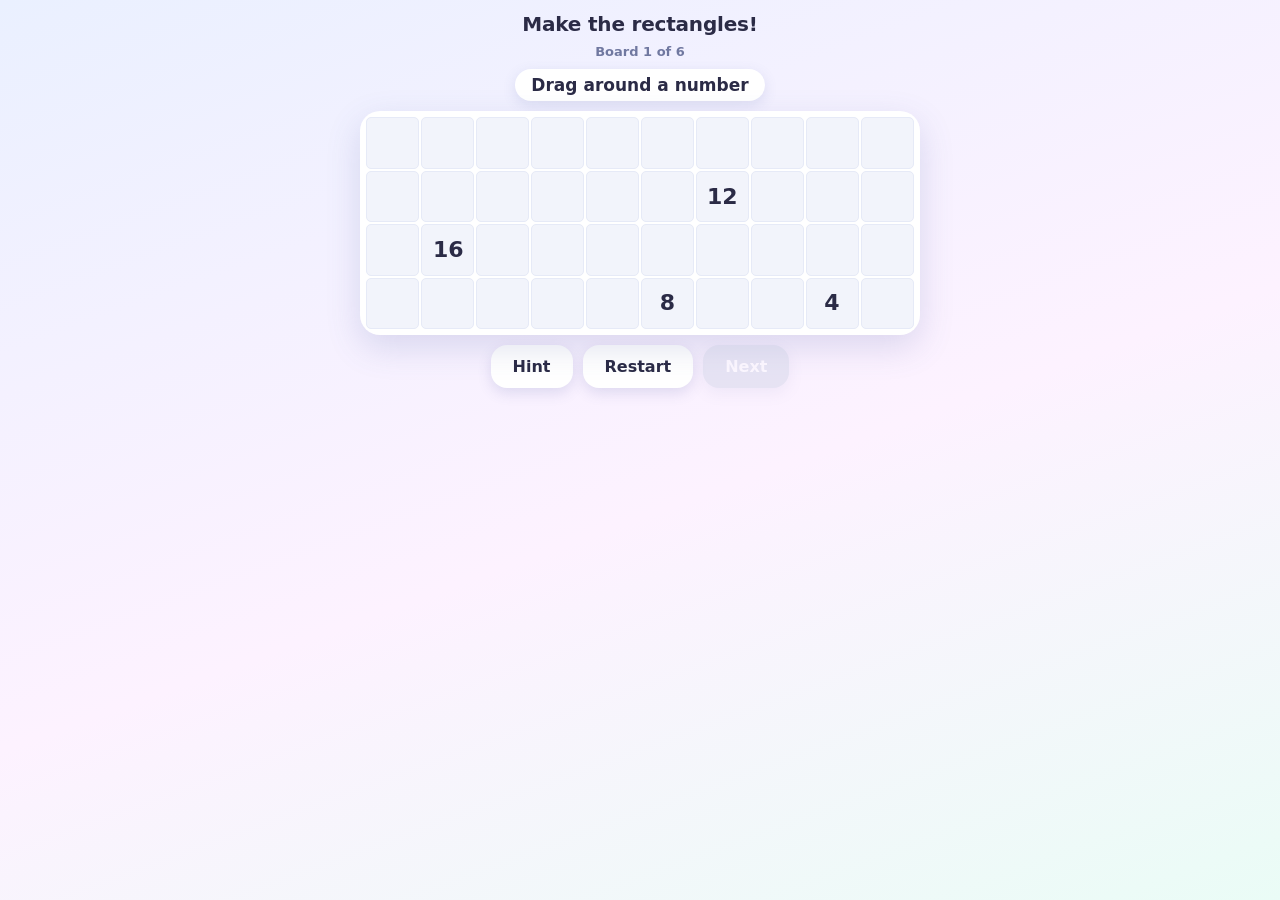
<file: index.html>
<!DOCTYPE html>
<html lang="en">
<head>
<meta charset="utf-8" />
<meta name="viewport" content="width=device-width, initial-scale=1, maximum-scale=1, user-scalable=no, viewport-fit=cover" />
<meta http-equiv="Cache-Control" content="no-cache, no-store, must-revalidate" />
<meta http-equiv="Pragma" content="no-cache" />
<title>Rectangle Math</title>
<!-- dense-tilings-v3: grids sized to numbers, real aspect ratio via JS pixels -->
<style>
  * { box-sizing: border-box; -webkit-tap-highlight-color: transparent; }

  :root {
    --ink: #2b2b46;
    --card: #ffffff;
    --cell: #f2f4fb;
    --cell-line: #e6eaf7;
    --pick: #6c8cff;
    --done-1: #ffb23f;
    --done-2: #56cfa0;
    --done-3: #b58cff;
    --done-4: #5ec8ff;
    --done-5: #ff8fb1;
  }

  html, body {
    margin: 0;
    height: 100%;
    overscroll-behavior: none;
  }

  body {
    display: flex;
    flex-direction: column;
    align-items: center;
    gap: 10px;
    padding: max(12px, env(safe-area-inset-top)) 10px max(12px, env(safe-area-inset-bottom));
    font-family: "Segoe UI Variable Display", "Segoe UI", system-ui, -apple-system, sans-serif;
    color: var(--ink);
    background: linear-gradient(160deg, #eaf0ff 0%, #fdf2ff 55%, #eafcf6 100%);
    user-select: none;
  }

  h1 {
    margin: 0;
    font-size: 20px;
    letter-spacing: -0.2px;
  }

  #progress {
    margin-top: -2px;
    font-size: 13px;
    font-weight: 600;
    color: #7078a0;
  }

  #readout {
    height: 32px;
    display: flex;
    align-items: center;
    padding: 0 16px;
    border-radius: 16px;
    background: var(--card);
    box-shadow: 0 4px 14px rgba(80, 90, 160, 0.14);
    font-size: 17px;
    font-weight: 600;
    font-variant-numeric: tabular-nums;
    transition: color 0.2s;
  }

  /* Width/height are set in JS so Telegram/WebView cannot force a square. */
  #board {
    --cols: 10;
    --rows: 4;
    position: relative;
    width: 320px;
    height: 140px;
    padding: 6px;
    border-radius: 20px;
    background: var(--card);
    box-shadow: 0 12px 34px rgba(80, 90, 160, 0.18);
    touch-action: none;
  }

  #cells {
    display: grid;
    width: 100%;
    height: 100%;
    gap: 2px;
  }

  #cells div {
    border-radius: 5px;
    background: var(--cell);
    border: 1px solid var(--cell-line);
  }

  .layer {
    position: absolute;
    inset: 6px;
    pointer-events: none;
  }

  .rect {
    position: absolute;
    border-radius: 10px;
    transition: opacity 0.25s;
  }

  .rect.sel {
    background: rgba(108, 140, 255, 0.28);
    border: 3px solid var(--pick);
  }

  .rect.hint {
    border: 3px dashed var(--pick);
    background: rgba(108, 140, 255, 0.12);
  }

  .rect.solved {
    animation: pop 0.35s ease-out;
  }

  .num {
    position: absolute;
    display: flex;
    align-items: center;
    justify-content: center;
    font-size: min(4.6vw, 22px);
    font-weight: 800;
    font-variant-numeric: tabular-nums;
  }

  .num.solved {
    color: #fff;
    animation: pop 0.35s ease-out;
  }

  .star {
    position: absolute;
    font-size: 20px;
    animation: fly 0.75s ease-out forwards;
  }

  @keyframes pop {
    0%   { transform: scale(0.82); }
    60%  { transform: scale(1.06); }
    100% { transform: scale(1); }
  }

  @keyframes fly {
    0%   { transform: translate(-50%, -50%) scale(0.4); opacity: 1; }
    100% { transform: translate(var(--dx), var(--dy)) scale(1.1); opacity: 0; }
  }

  #buttons {
    display: flex;
    flex-wrap: wrap;
    justify-content: center;
    gap: 10px;
  }

  button {
    font: inherit;
    font-size: 16px;
    font-weight: 700;
    color: var(--ink);
    padding: 12px 22px;
    border: none;
    border-radius: 16px;
    background: var(--card);
    box-shadow: 0 5px 14px rgba(80, 90, 160, 0.16);
    cursor: pointer;
    transition: transform 0.12s, opacity 0.2s;
  }

  button:active { transform: scale(0.95); }

  #next {
    color: #fff;
    background: linear-gradient(135deg, #56cfa0, #3fb6d8);
  }

  #next:disabled {
    opacity: 0.4;
    background: #c9cee3;
    cursor: default;
  }
</style>
</head>
<body>

<h1>Make the rectangles!</h1>
<div id="progress">Board 1 of 6</div>
<div id="readout">Drag around a number</div>

<div id="board">
  <div id="cells"></div>
  <div class="layer" id="rects"></div>
  <div class="layer" id="nums"></div>
  <div class="layer" id="stars"></div>
</div>

<div id="buttons">
  <button id="hint">Hint</button>
  <button id="restart">Restart</button>
  <button id="next" disabled>Next</button>
</div>

<script>
/* Each board sizes its own grid to the numbers so every cell is used.
   Target: value, label cell, intended [row, col, height, width].
   Boards are mirrored / rotated on load so the shapes move around.
   Build: dense-tilings-v3 */
const LEVELS = /*TEST_DATA_START*/[
  {
    "table": 4,
    "rows": 4,
    "cols": 10,
    "targets": [
      {"value": 16, "row": 1, "col": 1, "rect": [0, 0, 4, 4], "color": "var(--done-1)"},
      {"value": 8,  "row": 0, "col": 5, "rect": [0, 4, 2, 4], "color": "var(--done-2)"},
      {"value": 4,  "row": 0, "col": 8, "rect": [0, 8, 2, 2], "color": "var(--done-3)"},
      {"value": 12, "row": 2, "col": 6, "rect": [2, 4, 2, 6], "color": "var(--done-4)"}
    ]
  },
  {
    "table": 5,
    "rows": 7,
    "cols": 10,
    "targets": [
      {"value": 25, "row": 2, "col": 2, "rect": [0, 0, 5, 5], "color": "var(--done-1)"},
      {"value": 15, "row": 2, "col": 6, "rect": [0, 5, 5, 3], "color": "var(--done-2)"},
      {"value": 10, "row": 2, "col": 8, "rect": [0, 8, 5, 2], "color": "var(--done-3)"},
      {"value": 20, "row": 5, "col": 4, "rect": [5, 0, 2, 10], "color": "var(--done-4)"}
    ]
  },
  {
    "table": 6,
    "rows": 9,
    "cols": 10,
    "targets": [
      {"value": 36, "row": 2, "col": 2, "rect": [0, 0, 6, 6], "color": "var(--done-1)"},
      {"value": 18, "row": 7, "col": 2, "rect": [6, 0, 3, 6], "color": "var(--done-2)"},
      {"value": 24, "row": 2, "col": 7, "rect": [0, 6, 6, 4], "color": "var(--done-3)"},
      {"value": 12, "row": 7, "col": 7, "rect": [6, 6, 3, 4], "color": "var(--done-4)"}
    ]
  },
  {
    "table": 7,
    "rows": 7,
    "cols": 16,
    "targets": [
      {"value": 49, "row": 3, "col": 3, "rect": [0, 0, 7, 7], "color": "var(--done-1)"},
      {"value": 21, "row": 3, "col": 8, "rect": [0, 7, 7, 3], "color": "var(--done-2)"},
      {"value": 28, "row": 3, "col": 11, "rect": [0, 10, 7, 4], "color": "var(--done-3)"},
      {"value": 14, "row": 3, "col": 14, "rect": [0, 14, 7, 2], "color": "var(--done-4)"}
    ]
  },
  {
    "table": 8,
    "rows": 8,
    "cols": 16,
    "targets": [
      {"value": 64, "row": 3, "col": 3, "rect": [0, 0, 8, 8], "color": "var(--done-1)"},
      {"value": 32, "row": 3, "col": 9, "rect": [0, 8, 8, 4], "color": "var(--done-2)"},
      {"value": 24, "row": 2, "col": 13, "rect": [0, 12, 6, 4], "color": "var(--done-3)"},
      {"value": 8,  "row": 6, "col": 13, "rect": [6, 12, 2, 4], "color": "var(--done-4)"}
    ]
  },
  {
    "table": 9,
    "rows": 9,
    "cols": 15,
    "targets": [
      {"value": 81, "row": 4, "col": 4, "rect": [0, 0, 9, 9], "color": "var(--done-1)"},
      {"value": 27, "row": 4, "col": 10, "rect": [0, 9, 9, 3], "color": "var(--done-2)"},
      {"value": 18, "row": 2, "col": 13, "rect": [0, 12, 6, 3], "color": "var(--done-3)"},
      {"value": 9,  "row": 7, "col": 13, "rect": [6, 12, 3, 3], "color": "var(--done-4)"}
    ]
  }
]/*TEST_DATA_END*/;

const board = document.getElementById("board");
const cells = document.getElementById("cells");
const rectLayer = document.getElementById("rects");
const numLayer = document.getElementById("nums");
const starLayer = document.getElementById("stars");
const readout = document.getElementById("readout");
const progress = document.getElementById("progress");
const nextBtn = document.getElementById("next");

let gridRows = LEVELS[0].rows;
let gridCols = LEVELS[0].cols;
let currentLevel = 0;
let targets = [];
const solved = [];
let start = null;
let selection = null;
let hintTimer = null;

const selEl = document.createElement("div");
selEl.className = "rect sel";

function place(el, r1, c1, r2, c2) {
  el.style.left = `${(c1 / gridCols) * 100}%`;
  el.style.top = `${(r1 / gridRows) * 100}%`;
  el.style.width = `${((c2 - c1 + 1) / gridCols) * 100}%`;
  el.style.height = `${((r2 - r1 + 1) / gridRows) * 100}%`;
}

function placeRect(el, [row, col, height, width]) {
  place(el, row, col, row + height - 1, col + width - 1);
}

/* Explicit pixel size — do not rely on CSS aspect-ratio alone (breaks in some WebViews
   and previously made a 4×10 tiling look like a huge empty square). */
function sizeBoard(rows, cols) {
  board.style.setProperty("--rows", String(rows));
  board.style.setProperty("--cols", String(cols));

  const maxW = Math.min(window.innerWidth * 0.96, 560);
  const maxH = window.innerHeight * 0.58;
  const cell = Math.max(14, Math.min(maxW / cols, maxH / rows));
  board.style.width = `${Math.round(cell * cols)}px`;
  board.style.height = `${Math.round(cell * rows)}px`;
}

function rebuildGrid(rows, cols) {
  gridRows = rows;
  gridCols = cols;
  sizeBoard(rows, cols);
  cells.style.gridTemplateRows = `repeat(${rows}, 1fr)`;
  cells.style.gridTemplateColumns = `repeat(${cols}, 1fr)`;
  cells.textContent = "";
  for (let i = 0; i < rows * cols; i++) cells.appendChild(document.createElement("div"));
}

function drawNumbers() {
  numLayer.textContent = "";
  for (const n of targets) {
    const el = document.createElement("div");
    el.className = "num";
    el.textContent = n.value;
    place(el, n.row, n.col, n.row, n.col);
    numLayer.appendChild(el);
    n.el = el;
  }
}

function cellAt(event) {
  const box = cells.getBoundingClientRect();
  const col = Math.floor(((event.clientX - box.left) / box.width) * gridCols);
  const row = Math.floor(((event.clientY - box.top) / box.height) * gridRows);
  if (row < 0 || col < 0 || row >= gridRows || col >= gridCols) return null;
  return { row, col };
}

function inRect(item, rect) {
  return item.row >= rect.r1 && item.row <= rect.r2 && item.col >= rect.c1 && item.col <= rect.c2;
}

function overlaps(a, b) {
  return a.r1 <= b.r2 && b.r1 <= a.r2 && a.c1 <= b.c2 && b.c1 <= a.c2;
}

function onDown(event) {
  const cell = cellAt(event);
  if (!cell) return;
  board.setPointerCapture(event.pointerId);
  clearHint();
  start = cell;
  onMove(event);
}

function onMove(event) {
  if (!start) return;
  const cell = cellAt(event);
  if (!cell) return;

  selection = {
    r1: Math.min(start.row, cell.row),
    r2: Math.max(start.row, cell.row),
    c1: Math.min(start.col, cell.col),
    c2: Math.max(start.col, cell.col),
  };

  const rows = selection.r2 - selection.r1 + 1;
  const cols = selection.c2 - selection.c1 + 1;
  place(selEl, selection.r1, selection.c1, selection.r2, selection.c2);
  rectLayer.appendChild(selEl);
  readout.style.color = "var(--ink)";
  readout.textContent = `${rows} × ${cols} = ${rows * cols}`;
}

function onUp() {
  if (!selection) return;
  const rect = selection;
  start = null;
  selection = null;
  selEl.remove();

  const area = (rect.r2 - rect.r1 + 1) * (rect.c2 - rect.c1 + 1);
  const inside = targets.filter((n) => !n.done && inRect(n, rect));
  const clean = !solved.some((s) => overlaps(s, rect));
  const target = inside.length === 1 && clean && inside[0].value === area ? inside[0] : null;

  if (!target) {
    readout.style.color = "#8a90ad";
    readout.textContent = "Almost — try again 🙂";
    return;
  }

  target.done = true;
  solved.push(rect);

  const el = document.createElement("div");
  el.className = "rect solved";
  el.style.background = target.color;
  place(el, rect.r1, rect.c1, rect.r2, rect.c2);
  rectLayer.appendChild(el);

  target.el.classList.add("solved");
  numLayer.appendChild(target.el);
  burst(target.el);

  const left = targets.filter((n) => !n.done).length;
  readout.style.color = target.color;
  readout.textContent = left ? `Nice! ${left} to go` : "All done! 🎉";
  nextBtn.disabled = left > 0;
}

function burst(anchor) {
  const box = anchor.getBoundingClientRect();
  const layer = starLayer.getBoundingClientRect();
  for (let i = 0; i < 7; i++) {
    const star = document.createElement("div");
    star.className = "star";
    star.textContent = "⭐";
    star.style.left = `${box.left - layer.left + box.width / 2}px`;
    star.style.top = `${box.top - layer.top + box.height / 2}px`;
    star.style.setProperty("--dx", `${(Math.random() - 0.5) * 160}px`);
    star.style.setProperty("--dy", `${-40 - Math.random() * 90}px`);
    star.addEventListener("animationend", () => star.remove());
    starLayer.appendChild(star);
  }
}

function clearHint() {
  if (hintTimer) {
    clearTimeout(hintTimer);
    hintTimer = null;
  }
  for (const el of rectLayer.querySelectorAll(".rect.hint")) el.remove();
}

function showHint() {
  clearHint();
  const target = targets.find((n) => !n.done);
  if (!target) return;

  const el = document.createElement("div");
  el.className = "rect hint";
  placeRect(el, target.rect);
  rectLayer.appendChild(el);
  readout.style.color = "var(--pick)";
  readout.textContent = "Try this shape";
  hintTimer = setTimeout(clearHint, 1200);
}

function saveProgress(index) {
  try {
    localStorage.setItem("rectangleMathLevel", String(index));
  } catch (_) {
    /* progress saving is optional */
  }
}

function readProgress() {
  try {
    const value = Number.parseInt(localStorage.getItem("rectangleMathLevel") ?? "0", 10);
    if (Number.isNaN(value)) return 0;
    return Math.max(0, Math.min(LEVELS.length - 1, value));
  } catch (_) {
    return 0;
  }
}

/* Mirrors and rotates a board. For non-square boards, a diagonal flip
   also swaps the grid's rows and cols so everything still fits. */
function shuffleLayout(level) {
  const flipDiagonal = Math.random() < 0.5;
  const flipLeftRight = Math.random() < 0.5;
  const flipUpDown = Math.random() < 0.5;

  let rows = level.rows;
  let cols = level.cols;
  if (flipDiagonal) [rows, cols] = [cols, rows];

  const moved = level.targets.map((target) => {
    let [row, col, height, width] = target.rect;
    let labelRow = target.row;
    let labelCol = target.col;

    if (flipDiagonal) {
      [row, col] = [col, row];
      [height, width] = [width, height];
      [labelRow, labelCol] = [labelCol, labelRow];
    }
    if (flipLeftRight) {
      col = cols - col - width;
      labelCol = cols - 1 - labelCol;
    }
    if (flipUpDown) {
      row = rows - row - height;
      labelRow = rows - 1 - labelRow;
    }

    return { ...target, row: labelRow, col: labelCol, rect: [row, col, height, width] };
  });

  return { rows, cols, targets: moved };
}

function loadBoard(index) {
  clearHint();
  currentLevel = index;
  const layout = shuffleLayout(LEVELS[index]);
  rebuildGrid(layout.rows, layout.cols);
  targets = layout.targets.map((target) => ({ ...target, done: false }));
  solved.length = 0;
  start = null;
  selection = null;
  selEl.remove();
  rectLayer.textContent = "";
  starLayer.textContent = "";

  drawNumbers();
  progress.textContent = `Board ${index + 1} of ${LEVELS.length}`;
  readout.style.color = "var(--ink)";
  readout.textContent = "Drag around a number";
  nextBtn.disabled = true;
}

function goNext() {
  if (targets.some((n) => !n.done)) return;

  if (currentLevel >= LEVELS.length - 1) {
    readout.style.color = "var(--pick)";
    readout.textContent = "You finished every board! 🎉";
    nextBtn.disabled = true;
    return;
  }

  const nextIndex = currentLevel + 1;
  saveProgress(nextIndex);
  loadBoard(nextIndex);
}

board.addEventListener("pointerdown", onDown);
board.addEventListener("pointermove", onMove);
board.addEventListener("pointerup", onUp);
board.addEventListener("pointercancel", onUp);
document.getElementById("hint").addEventListener("click", showHint);
document.getElementById("restart").addEventListener("click", () => loadBoard(currentLevel));
nextBtn.addEventListener("click", goNext);
window.addEventListener("resize", () => sizeBoard(gridRows, gridCols));

loadBoard(readProgress());
</script>

</body>
</html>
</file>
